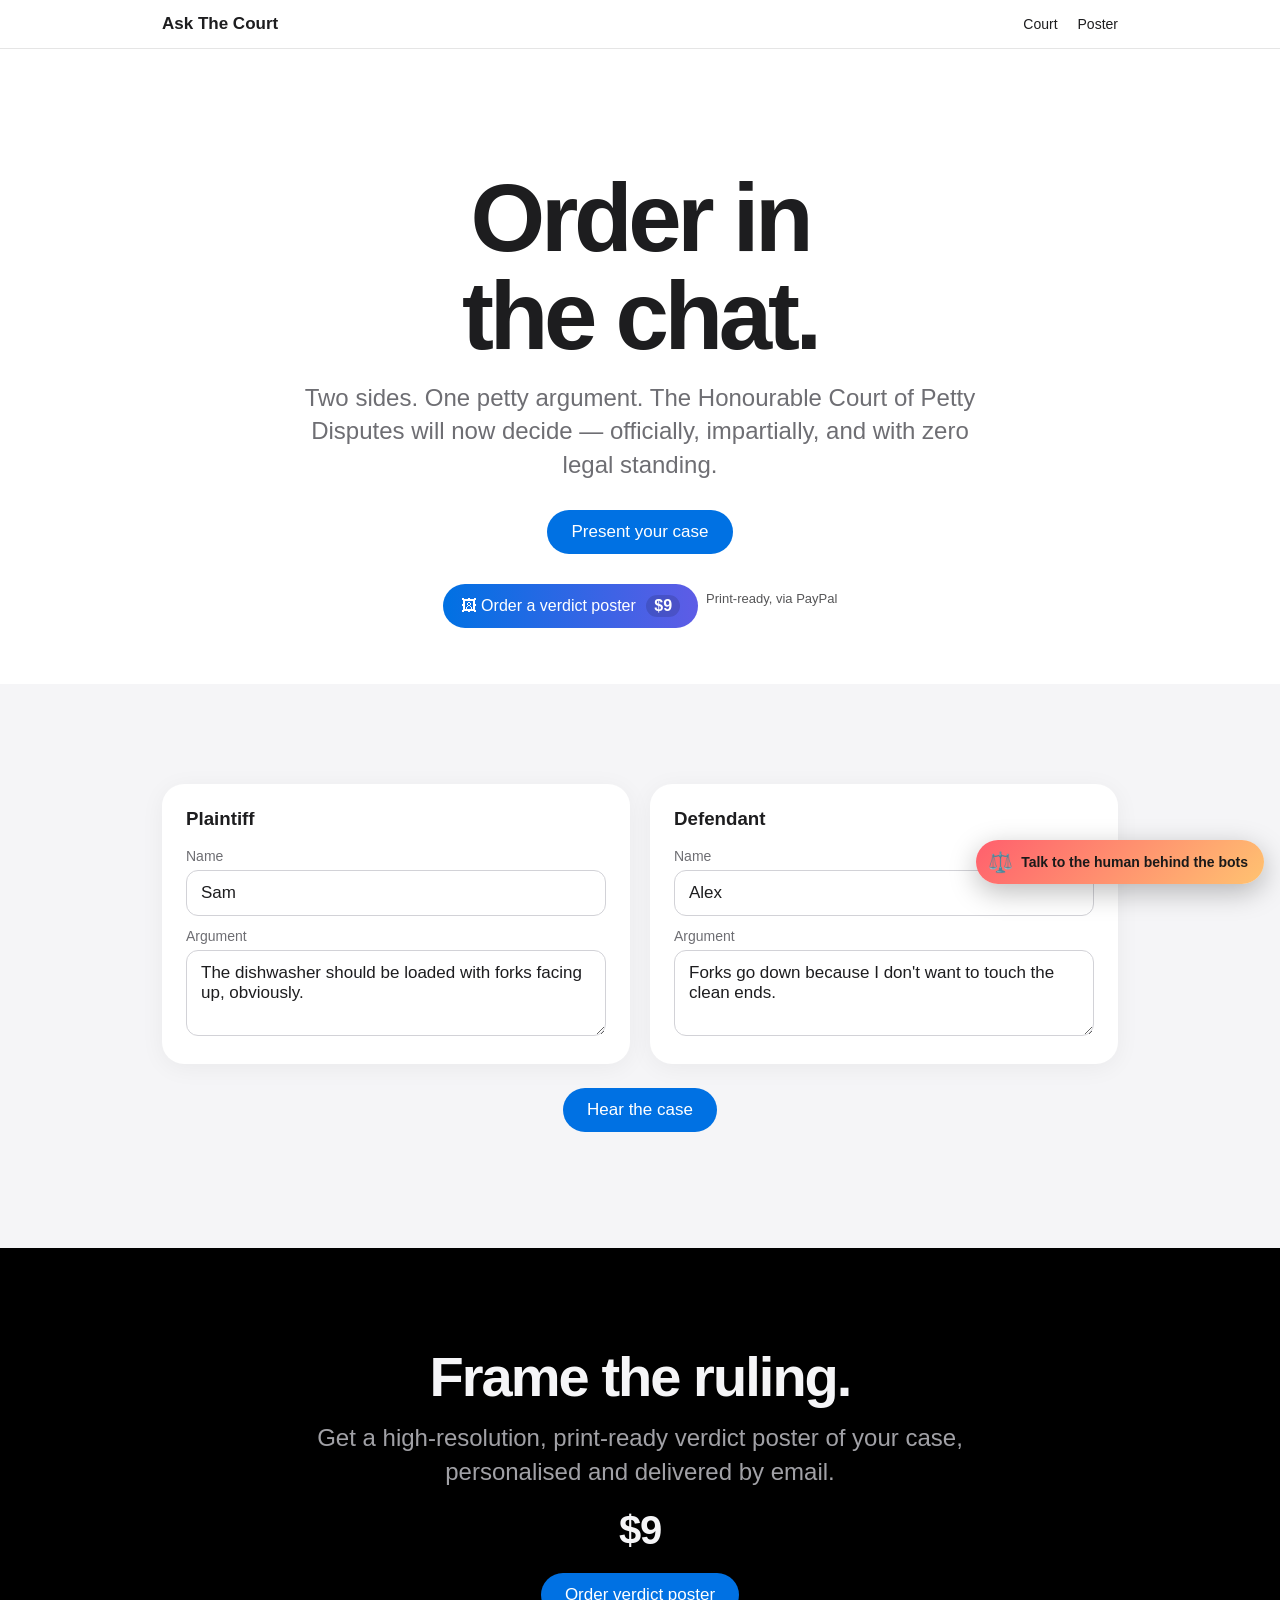
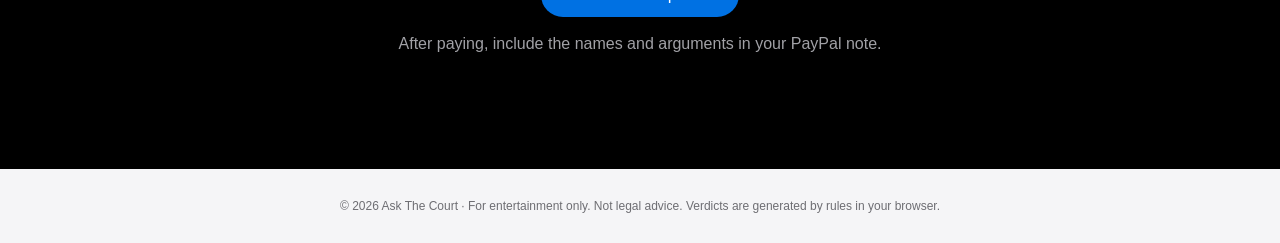
<file: index.html>
<!doctype html><html lang="en"><head><meta charset="utf-8"><meta name="viewport" content="width=device-width,initial-scale=1">
<title>Ask The Court — get a funny verdict on any petty argument</title><meta name="description" content="Settle petty arguments instantly. Enter both sides and the Honourable Court of Petty Disputes issues an official, hilarious verdict card you can share."><meta name="theme-color" content="#ffffff">
<link rel="icon" href="data:image/svg+xml,<svg xmlns='http://www.w3.org/2000/svg' viewBox='0 0 100 100'><text y='.9em' font-size='90'>⚖️</text></svg>"><link rel="canonical" href="https://mxhoaib.github.io/askthecourt/">
<meta property="og:type" content="website"><meta property="og:site_name" content="Ask The Court">
<meta property="og:title" content="Ask The Court: get an official verdict on any petty argument ⚖️"><meta property="og:description" content="Enter both sides and the Honourable Court of Petty Disputes issues a funny verdict card you can share.">
<meta property="og:url" content="https://mxhoaib.github.io/askthecourt/"><meta property="og:image" content="https://mxhoaib.github.io/askthecourt/og-image.png">
<meta property="og:image:width" content="1200"><meta property="og:image:height" content="630"><meta property="og:image:alt" content="Ask The Court: verdicts for petty arguments">
<meta name="twitter:card" content="summary_large_image"><meta name="twitter:title" content="Ask The Court: get an official verdict on any petty argument ⚖️">
<meta name="twitter:description" content="Enter both sides and the Honourable Court of Petty Disputes issues a funny verdict card you can share."><meta name="twitter:image" content="https://mxhoaib.github.io/askthecourt/og-image.png">
<link rel="stylesheet" href="base.css"></head><body>
<nav><div class="wrap"><b>Ask The Court</b><span class="links"><a href="#court">Court</a><a href="#poster">Poster</a></span></div></nav>
<header class="hero wrap"><h1>Order in<br>the chat.</h1><p class="sub">Two sides. One petty argument. The Honourable Court of Petty Disputes will now decide — officially, impartially, and with zero legal standing.</p><p style="margin-top:28px"><a class="btn" href="#court">Present your case</a></p></header>
<section class="band alt" id="court"><div class="wrap"><div class="grid">
<div class="card"><h3 style="margin-top:0">Plaintiff</h3><label for="n1">Name</label><input id="n1" maxlength="30" value="Sam"><label for="a1">Argument</label><textarea id="a1" rows="3" maxlength="240">The dishwasher should be loaded with forks facing up, obviously.</textarea></div>
<div class="card"><h3 style="margin-top:0">Defendant</h3><label for="n2">Name</label><input id="n2" maxlength="30" value="Alex"><label for="a2">Argument</label><textarea id="a2" rows="3" maxlength="240">Forks go down because I don't want to touch the clean ends.</textarea></div>
</div><p class="row" style="justify-content:center;margin-top:24px"><button class="btn" id="judge">Hear the case</button><button class="btn ghost" id="again" hidden>Retry the appeal</button></p>
<div id="out" hidden style="text-align:center;margin-top:20px"><canvas id="card" width="1080" height="1080" style="width:min(540px,100%)" aria-label="Verdict card"></canvas>
<p class="row" style="justify-content:center;margin-top:14px"><button class="btn" id="dl">Download PNG</button><button class="btn ghost" id="share">Share</button><span id="toast" class="m" role="status"></span></p></div>
</div></section>
<section class="band dark" id="poster"><div class="wrap" style="text-align:center"><h2>Frame the ruling.</h2><p class="sub">Get a high-resolution, print-ready verdict poster of your case, personalised and delivered by email.</p><div class="price" style="margin:20px 0">$9</div><a class="btn" href="pay/?item=poster">Order verdict poster</a><p class="m" style="margin-top:18px">After paying, include the names and arguments in your PayPal note.</p></div></section>
<footer>© 2026 Ask The Court · For entertainment only. Not legal advice. Verdicts are generated by rules in your browser.</footer>
<script src="app.js" defer></script><script src="viral.js" defer></script><script src="growth.js" defer></script><script data-goatcounter="https://d3dddsites.goatcounter.com/count" async src="//gc.zgo.at/count.js"></script>
<script>/* Records pay/download clicks as GoatCounter events; does nothing unless GoatCounter is loaded. */
document.addEventListener('click',function(e){var el=e.target.closest&&e.target.closest('a,button');if(!el||!window.goatcounter||!window.goatcounter.count)return;var h=el.getAttribute('href')||'',id=el.id||'',t=(el.textContent||'').trim().slice(0,40),m=h.match(/pay\/\?item=([\w-]+)/),ev=null;if(m)ev='pay-'+m[1];else if(el.hasAttribute('download')||/^(dl|svg|png|dxf|download)/i.test(id)||/download/i.test(t))ev='download-'+(id||t.toLowerCase().replace(/\W+/g,'-'));if(ev)window.goatcounter.count({path:(location.pathname.split('/')[1]||'root')+'/'+ev,title:t,event:true})},true);</script>
<script src="contact.js" data-subject="Objection! I need to speak to the human" data-emoji="⚖️" data-line="The court is in recess. Approach the bench (my inbox) at any time." defer></script>
</body></html>
</file>
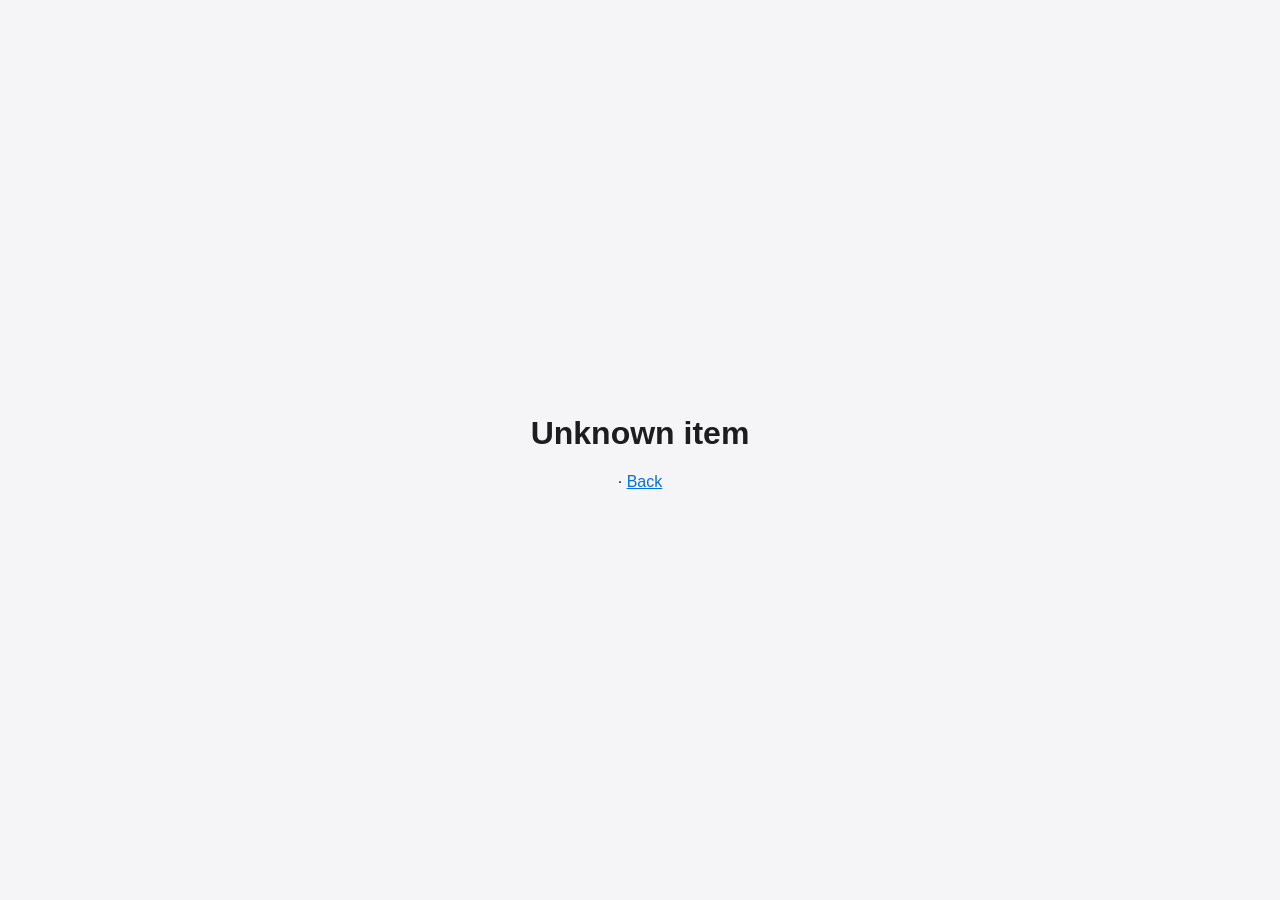
<file: pay/index.html>
<!doctype html><html lang="en"><head><meta charset="utf-8"><meta name="viewport" content="width=device-width,initial-scale=1"><meta name="robots" content="noindex"><title>Redirecting to checkout…</title>
<script>
var ITEMS={poster:{n:'Verdict poster',a:9}};
var k=new URLSearchParams(location.search).get('item');
var it=Object.prototype.hasOwnProperty.call(ITEMS,k)?ITEMS[k]:null;
var u=it?['https:','','paypal.me','imshoi',it.a+'USD'].join('/'):'../';
if(it){var m=document.createElement('meta');m.httpEquiv='refresh';m.content='1;url='+u;document.head.appendChild(m);setTimeout(function(){location.replace(u)},600)}
</script>
<noscript><meta http-equiv="refresh" content="0;url=../"></noscript>
<style>body{margin:0;min-height:100vh;display:grid;place-items:center;font-family:-apple-system,Segoe UI,Roboto,sans-serif;background:#f5f5f7;color:#1d1d1f;text-align:center}a{color:#0071e3}</style></head>
<body><main><h1 id="h">Taking you to secure checkout…</h1><p id="d"></p><p><a id="go" href="../">Continue</a> · <a href="../">Back</a></p></main>
<script>if(it){document.getElementById('d').textContent=it.n+' · US$'+it.a;document.getElementById('go').href=u}else{document.getElementById('h').textContent='Unknown item';document.getElementById('go').style.display='none'}</script></body></html>
</file>
<file: base.css>
:root{--bg:#fff;--alt:#f5f5f7;--t:#1d1d1f;--m:#6e6e73;--a:#0071e3}*{box-sizing:border-box}
html{scroll-behavior:smooth}body{margin:0;font-family:-apple-system,BlinkMacSystemFont,"SF Pro Display","Segoe UI",Roboto,Helvetica,Arial,sans-serif;color:var(--t);background:var(--bg);-webkit-font-smoothing:antialiased}
[hidden]{display:none!important}
nav{position:sticky;top:0;z-index:10;background:rgba(255,255,255,.72);backdrop-filter:saturate(180%) blur(20px);-webkit-backdrop-filter:saturate(180%) blur(20px);border-bottom:1px solid #0000001a}
nav .wrap{display:flex;justify-content:space-between;align-items:center;height:48px;font-size:14px}nav a{color:var(--t);text-decoration:none;margin-left:20px}nav b{font-size:17px}
.wrap{max-width:1000px;margin:0 auto;padding:0 22px}
.hero{text-align:center;padding:clamp(60px,10vw,120px) 0 40px}
h1{font-size:clamp(44px,8vw,96px);line-height:1.02;letter-spacing:-.045em;margin:0 0 16px;font-weight:700}
h2{font-size:clamp(30px,5vw,56px);letter-spacing:-.035em;line-height:1.05;margin:0 0 14px}
.sub{color:var(--m);font-size:clamp(18px,2.4vw,24px);max-width:680px;margin:0 auto;line-height:1.4}
section.band{padding:clamp(50px,8vw,100px) 0}.alt{background:var(--alt)}.dark{background:#000;color:#f5f5f7}.dark .sub,.dark .m{color:#a1a1a6}
.card{background:#fff;border-radius:22px;padding:24px;box-shadow:0 4px 24px #0000000d}
.btn{display:inline-block;border:0;cursor:pointer;background:var(--a);color:#fff;font:inherit;font-size:17px;padding:12px 24px;border-radius:980px;text-decoration:none}
.btn:hover{filter:brightness(1.08)}.btn.ghost{background:transparent;color:var(--a);box-shadow:inset 0 0 0 1px var(--a)}.btn:disabled{opacity:.4;cursor:default}
.row{display:flex;gap:12px;flex-wrap:wrap;align-items:center}.grid{display:grid;gap:20px;grid-template-columns:repeat(auto-fit,minmax(260px,1fr))}
input,textarea,select{width:100%;font:inherit;font-size:17px;padding:12px 14px;border:1px solid #d2d2d7;border-radius:12px;background:#fff;color:var(--t)}
label{display:block;font-size:14px;color:var(--m);margin:12px 0 6px}.m{color:var(--m)}.price{font-size:40px;font-weight:700;letter-spacing:-.03em}
canvas,img.out{max-width:100%;height:auto;border-radius:14px;background:#fff}
footer{padding:30px 0;color:var(--m);font-size:12px;text-align:center;background:var(--alt)}
@media(max-width:600px){nav .links a:not(:last-child){display:none}}
</file>
